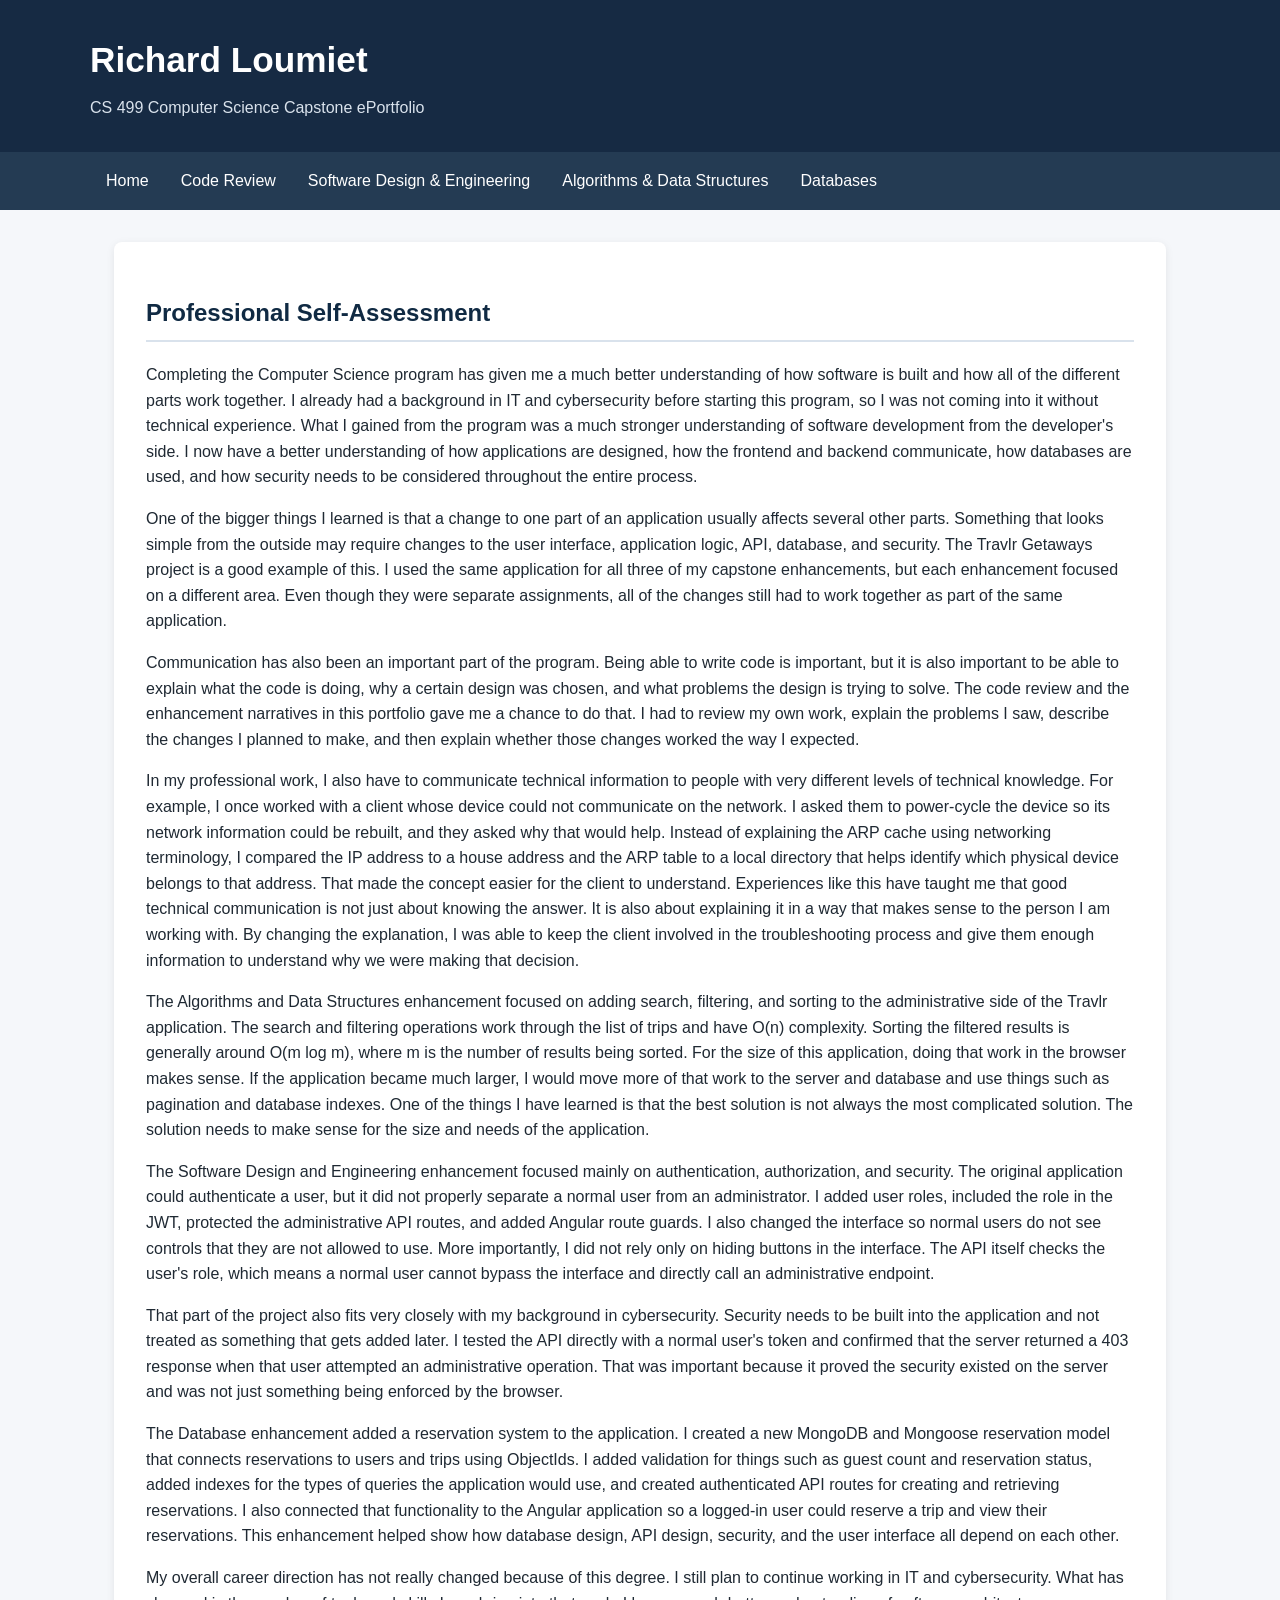
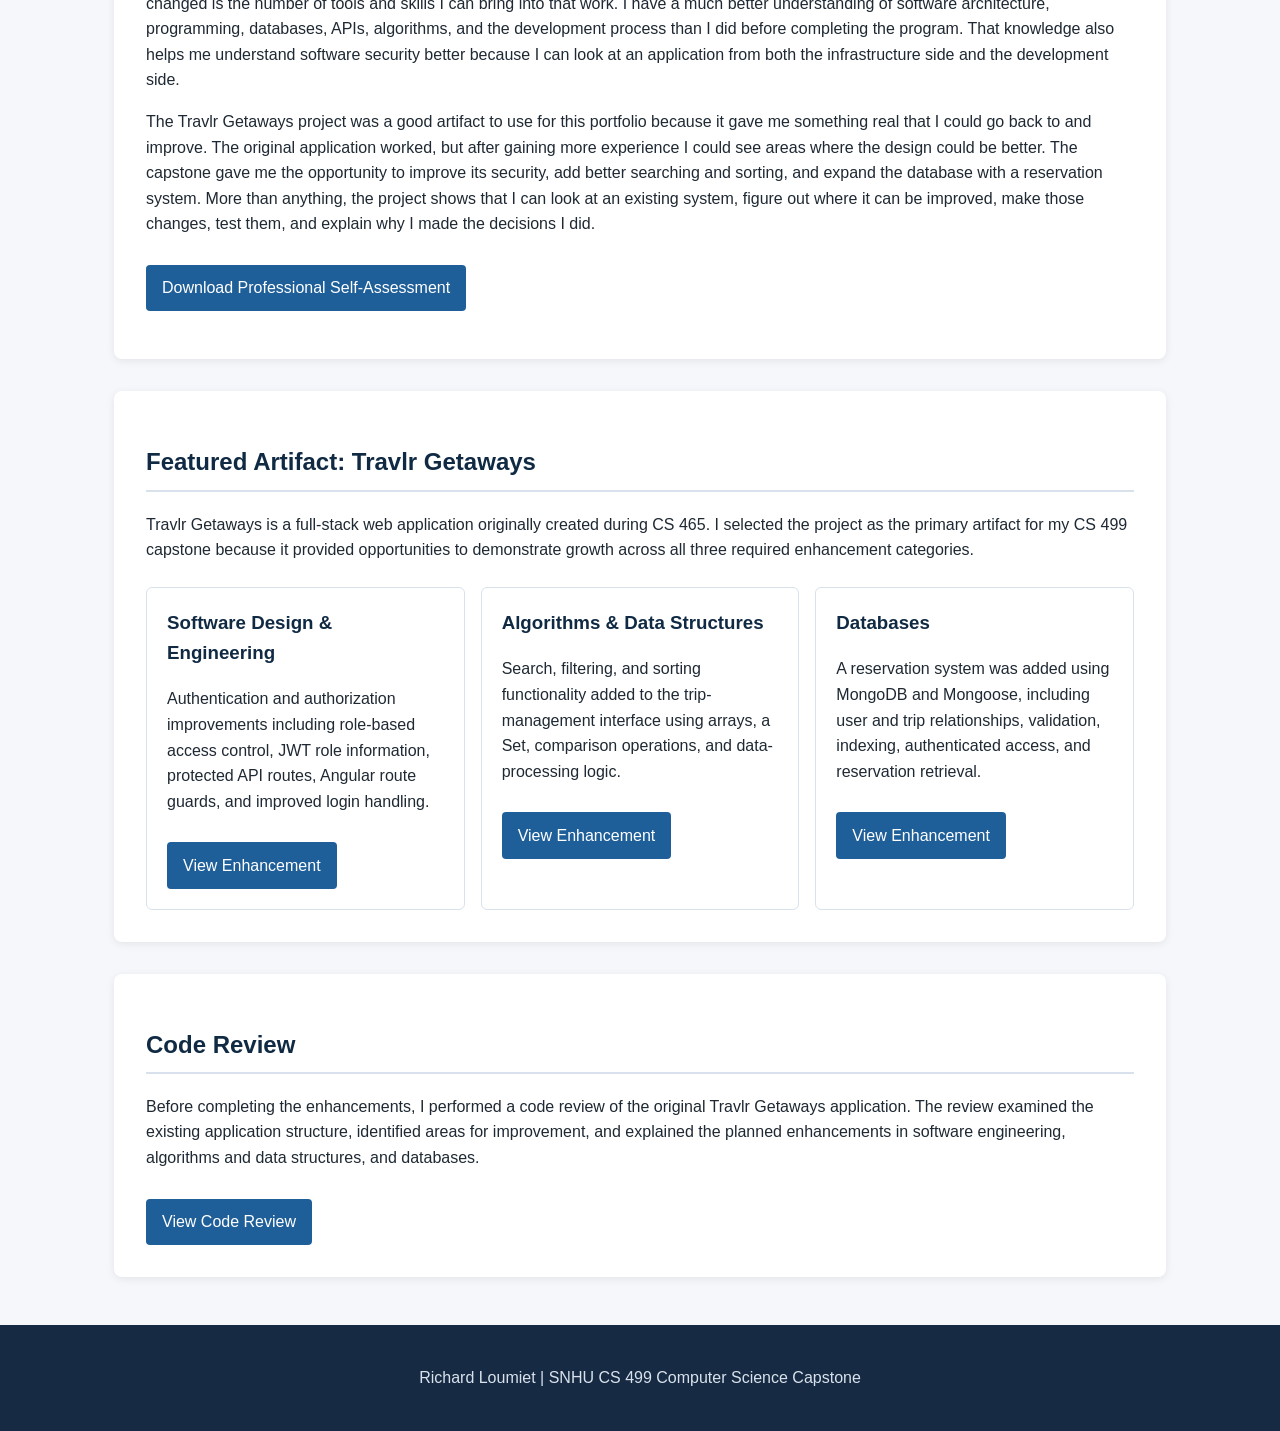
<file: index.html>
<!DOCTYPE html>
<html lang="en">
<head>
  <meta charset="UTF-8">
  <meta name="viewport" content="width=device-width, initial-scale=1.0">

  <title>Richard Loumiet | CS 499 ePortfolio</title>

  <link rel="stylesheet" href="styles.css">
</head>

<body>

  <header>
    <div class="header-content">
      <h1>Richard Loumiet</h1>
      <p>CS 499 Computer Science Capstone ePortfolio</p>
    </div>
  </header>

  <nav>
    <ul>
      <li><a href="index.html">Home</a></li>
      <li><a href="code-review.html">Code Review</a></li>

      <li>
        <a href="software-engineering.html">
          Software Design & Engineering
        </a>
      </li>

      <li>
        <a href="algorithms.html">
          Algorithms & Data Structures
        </a>
      </li>

      <li>
        <a href="databases.html">
          Databases
        </a>
      </li>
    </ul>
  </nav>

  <main>

    <section>
      <h2>Professional Self-Assessment</h2>

      <p>
        Completing the Computer Science program has given me a much better understanding of how software is built and how all of the different parts work together. I already had a background in IT and cybersecurity before starting this program, so I was not coming into it without technical experience. What I gained from the program was a much stronger understanding of software development from the developer's side. I now have a better understanding of how applications are designed, how the frontend and backend communicate, how databases are used, and how security needs to be considered throughout the entire process.
      </p>

      <p>
        One of the bigger things I learned is that a change to one part of an application usually affects several other parts. Something that looks simple from the outside may require changes to the user interface, application logic, API, database, and security. The Travlr Getaways project is a good example of this. I used the same application for all three of my capstone enhancements, but each enhancement focused on a different area. Even though they were separate assignments, all of the changes still had to work together as part of the same application.
      </p>

      <p>
        Communication has also been an important part of the program. Being able to write code is important, but it is also important to be able to explain what the code is doing, why a certain design was chosen, and what problems the design is trying to solve. The code review and the enhancement narratives in this portfolio gave me a chance to do that. I had to review my own work, explain the problems I saw, describe the changes I planned to make, and then explain whether those changes worked the way I expected.
      </p>

      <p>
        In my professional work, I also have to communicate technical information to people with very different levels of technical knowledge. For example, I once worked with a client whose device could not communicate on the network. I asked them to power-cycle the device so its network information could be rebuilt, and they asked why that would help. Instead of explaining the ARP cache using networking terminology, I compared the IP address to a house address and the ARP table to a local directory that helps identify which physical device belongs to that address. That made the concept easier for the client to understand. Experiences like this have taught me that good technical communication is not just about knowing the answer. It is also about explaining it in a way that makes sense to the person I am working with. By changing the explanation, I was able to keep the client involved in the troubleshooting process and give them enough information to understand why we were making that decision.
      </p>

      <p>
        The Algorithms and Data Structures enhancement focused on adding search, filtering, and sorting to the administrative side of the Travlr application. The search and filtering operations work through the list of trips and have O(n) complexity. Sorting the filtered results is generally around O(m log m), where m is the number of results being sorted. For the size of this application, doing that work in the browser makes sense. If the application became much larger, I would move more of that work to the server and database and use things such as pagination and database indexes. One of the things I have learned is that the best solution is not always the most complicated solution. The solution needs to make sense for the size and needs of the application.
      </p>

      <p>
        The Software Design and Engineering enhancement focused mainly on authentication, authorization, and security. The original application could authenticate a user, but it did not properly separate a normal user from an administrator. I added user roles, included the role in the JWT, protected the administrative API routes, and added Angular route guards. I also changed the interface so normal users do not see controls that they are not allowed to use. More importantly, I did not rely only on hiding buttons in the interface. The API itself checks the user's role, which means a normal user cannot bypass the interface and directly call an administrative endpoint.
      </p>

      <p>
        That part of the project also fits very closely with my background in cybersecurity. Security needs to be built into the application and not treated as something that gets added later. I tested the API directly with a normal user's token and confirmed that the server returned a 403 response when that user attempted an administrative operation. That was important because it proved the security existed on the server and was not just something being enforced by the browser.
      </p>

      <p>
        The Database enhancement added a reservation system to the application. I created a new MongoDB and Mongoose reservation model that connects reservations to users and trips using ObjectIds. I added validation for things such as guest count and reservation status, added indexes for the types of queries the application would use, and created authenticated API routes for creating and retrieving reservations. I also connected that functionality to the Angular application so a logged-in user could reserve a trip and view their reservations. This enhancement helped show how database design, API design, security, and the user interface all depend on each other.
      </p>

      <p>
        My overall career direction has not really changed because of this degree. I still plan to continue working in IT and cybersecurity. What has changed is the number of tools and skills I can bring into that work. I have a much better understanding of software architecture, programming, databases, APIs, algorithms, and the development process than I did before completing the program. That knowledge also helps me understand software security better because I can look at an application from both the infrastructure side and the development side.
      </p>

      <p>
        The Travlr Getaways project was a good artifact to use for this portfolio because it gave me something real that I could go back to and improve. The original application worked, but after gaining more experience I could see areas where the design could be better. The capstone gave me the opportunity to improve its security, add better searching and sorting, and expand the database with a reservation system. More than anything, the project shows that I can look at an existing system, figure out where it can be improved, make those changes, test them, and explain why I made the decisions I did.
      </p>
      <p>
        <a
          class="button"
          href="documents/Professional%20Self.docx">
          Download Professional Self-Assessment
        </a>
      </p>
    </section>


    <section>
      <h2>Featured Artifact: Travlr Getaways</h2>

      <p>
        Travlr Getaways is a full-stack web application originally created during CS 465. I selected the project as the primary artifact for my CS 499 capstone because it provided opportunities to demonstrate growth across all three required enhancement categories.
      </p>

      <div class="card-grid">

        <div class="card">
          <h3>Software Design & Engineering</h3>

          <p>
            Authentication and authorization improvements including role-based access control, JWT role information, protected API routes, Angular route guards, and improved login handling.
          </p>

          <a
            class="button"
            href="software-engineering.html">
            View Enhancement
          </a>
        </div>


        <div class="card">
          <h3>Algorithms & Data Structures</h3>

          <p>
            Search, filtering, and sorting functionality added to the trip-management interface using arrays, a Set, comparison operations, and data-processing logic.
          </p>

          <a
            class="button"
            href="algorithms.html">
            View Enhancement
          </a>
        </div>


        <div class="card">
          <h3>Databases</h3>

          <p>
            A reservation system was added using MongoDB and Mongoose, including user and trip relationships, validation, indexing, authenticated access, and reservation retrieval.
          </p>

          <a
            class="button"
            href="databases.html">
            View Enhancement
          </a>
        </div>

      </div>
    </section>


    <section>
      <h2>Code Review</h2>

      <p>
        Before completing the enhancements, I performed a code review of the original Travlr Getaways application. The review examined the existing application structure, identified areas for improvement, and explained the planned enhancements in software engineering, algorithms and data structures, and databases.
      </p>

      <a
        class="button"
        href="code-review.html">
        View Code Review
      </a>

    </section>

  </main>


  <footer>
    <p>
      Richard Loumiet | SNHU CS 499 Computer Science Capstone
    </p>
  </footer>

</body>
</html>
</file>
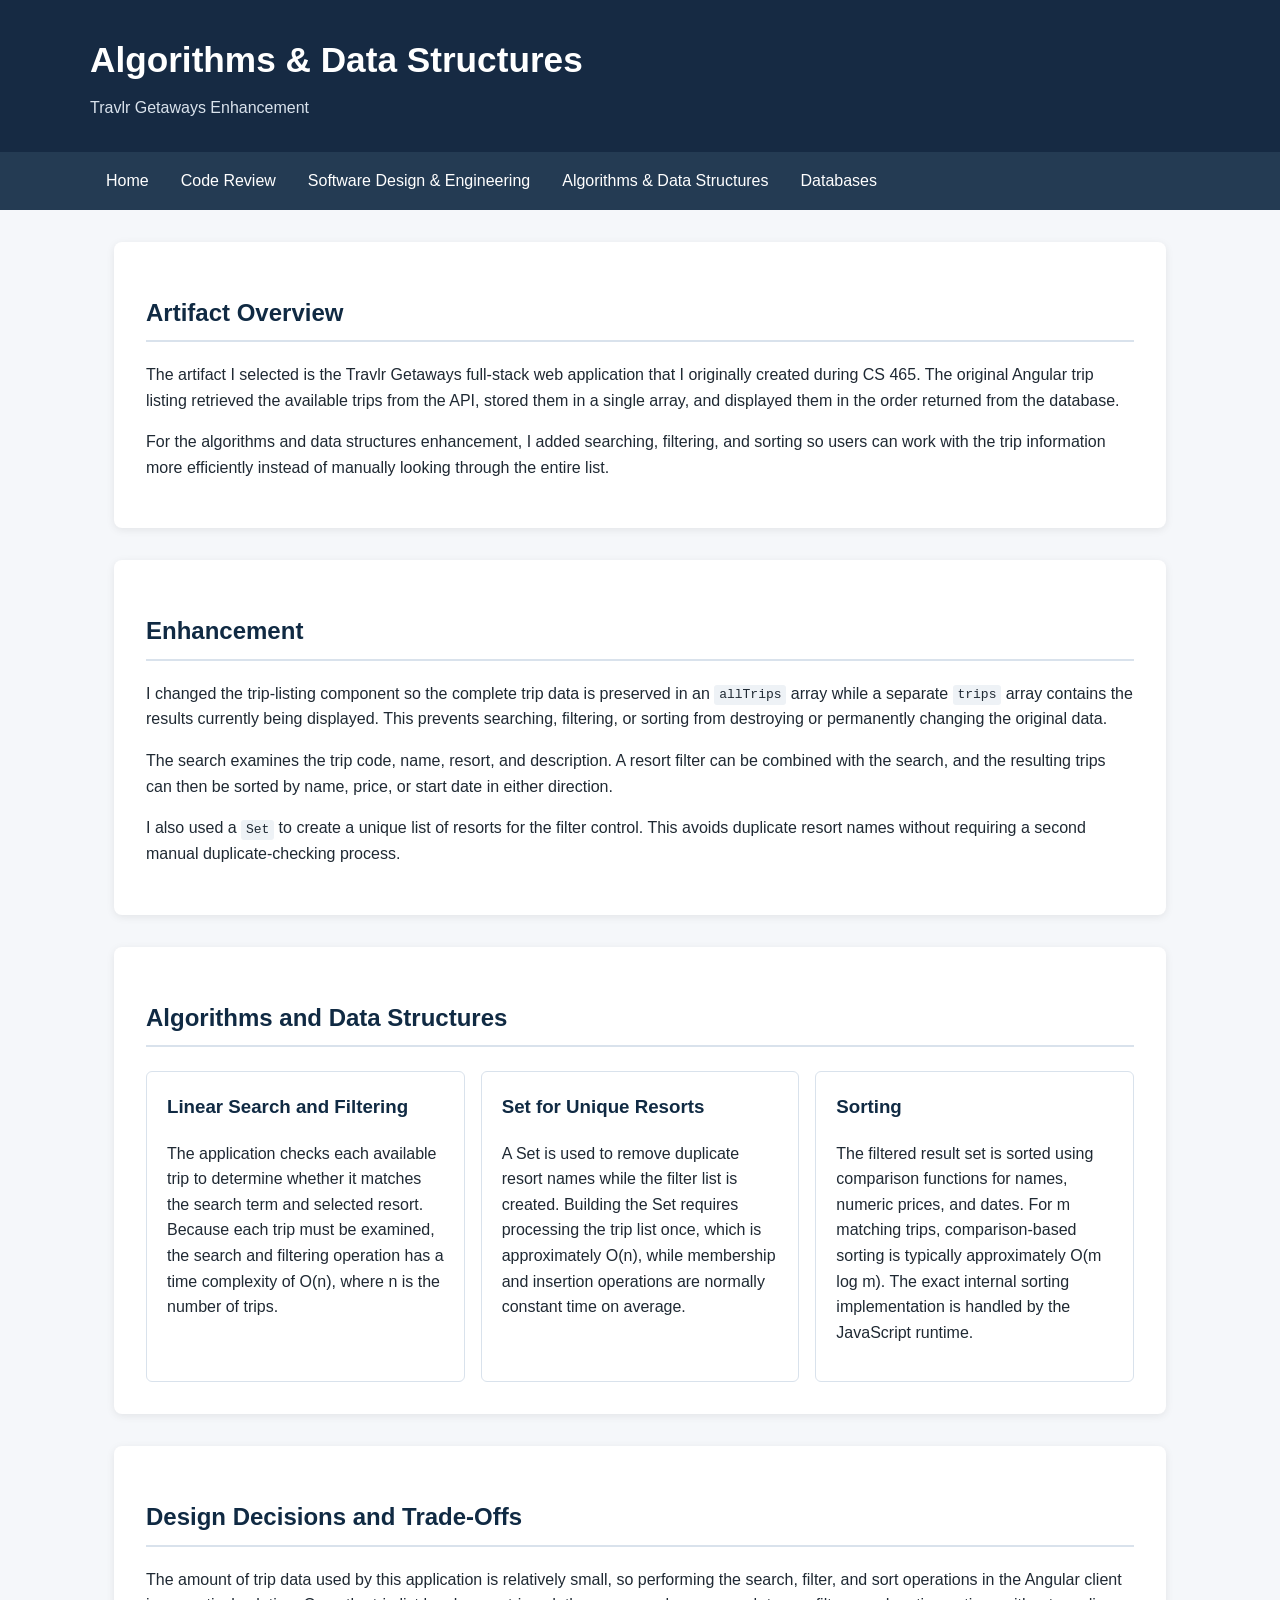
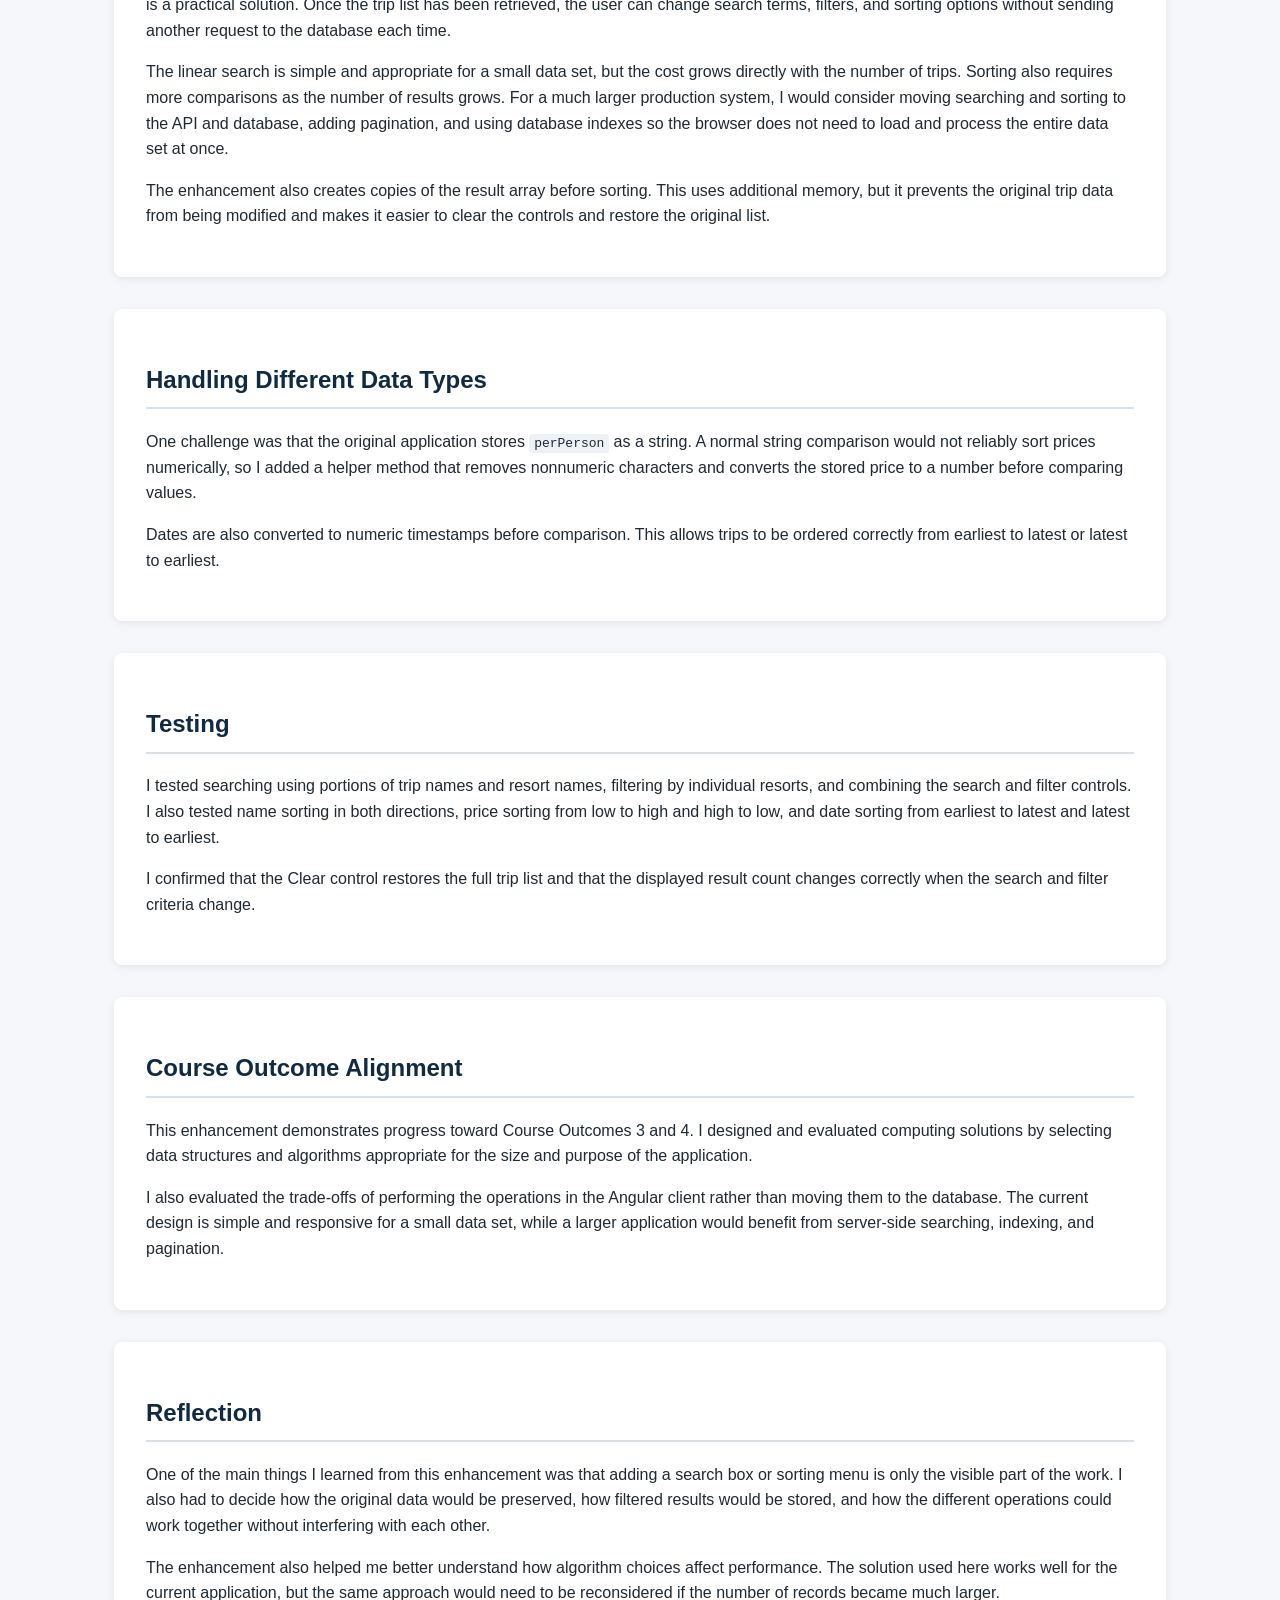
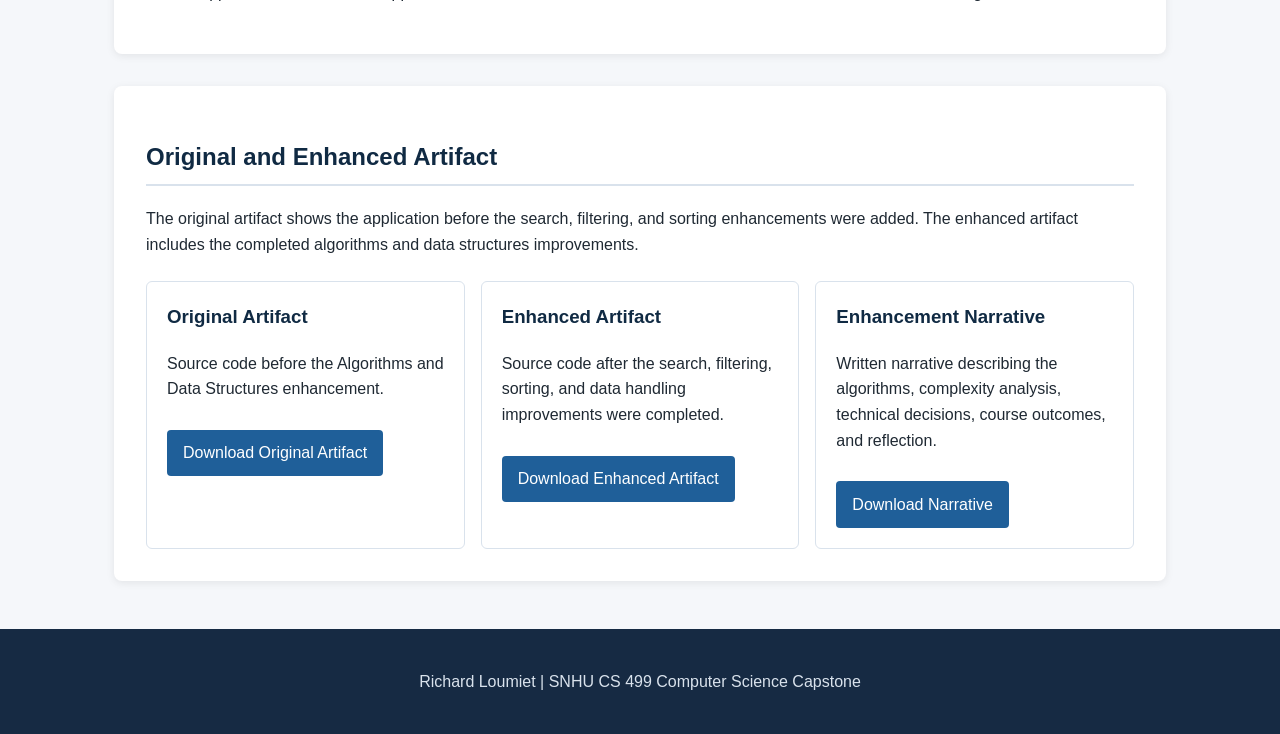
<file: algorithms.html>
<!DOCTYPE html>
<html lang="en">
<head>
  <meta charset="UTF-8">
  <meta name="viewport" content="width=device-width, initial-scale=1.0">

  <title>Algorithms & Data Structures | Richard Loumiet</title>

  <link rel="stylesheet" href="styles.css">
</head>

<body>

  <header>
    <div class="header-content">
      <h1>Algorithms & Data Structures</h1>
      <p>Travlr Getaways Enhancement</p>
    </div>
  </header>

  <nav>
    <ul>
      <li><a href="index.html">Home</a></li>
      <li><a href="code-review.html">Code Review</a></li>
      <li>
        <a href="software-engineering.html">
          Software Design & Engineering
        </a>
      </li>
      <li>
        <a href="algorithms.html">
          Algorithms & Data Structures
        </a>
      </li>
      <li>
        <a href="databases.html">
          Databases
        </a>
      </li>
    </ul>
  </nav>

  <main>

    <section>
      <h2>Artifact Overview</h2>

      <p>
        The artifact I selected is the Travlr Getaways full-stack web application that I originally created during CS 465. The original Angular trip listing retrieved the available trips from the API, stored them in a single array, and displayed them in the order returned from the database.
      </p>

      <p>
        For the algorithms and data structures enhancement, I added searching, filtering, and sorting so users can work with the trip information more efficiently instead of manually looking through the entire list.
      </p>
    </section>


    <section>
      <h2>Enhancement</h2>

      <p>
        I changed the trip-listing component so the complete trip data is preserved in an <code>allTrips</code> array while a separate <code>trips</code> array contains the results currently being displayed. This prevents searching, filtering, or sorting from destroying or permanently changing the original data.
      </p>

      <p>
        The search examines the trip code, name, resort, and description. A resort filter can be combined with the search, and the resulting trips can then be sorted by name, price, or start date in either direction.
      </p>

      <p>
        I also used a <code>Set</code> to create a unique list of resorts for the filter control. This avoids duplicate resort names without requiring a second manual duplicate-checking process.
      </p>
    </section>


    <section>
      <h2>Algorithms and Data Structures</h2>

      <div class="card-grid">

        <div class="card">
          <h3>Linear Search and Filtering</h3>

          <p>
            The application checks each available trip to determine whether it matches the search term and selected resort. Because each trip must be examined, the search and filtering operation has a time complexity of O(n), where n is the number of trips.
          </p>
        </div>


        <div class="card">
          <h3>Set for Unique Resorts</h3>

          <p>
            A Set is used to remove duplicate resort names while the filter list is created. Building the Set requires processing the trip list once, which is approximately O(n), while membership and insertion operations are normally constant time on average.
          </p>
        </div>


        <div class="card">
          <h3>Sorting</h3>

          <p>
            The filtered result set is sorted using comparison functions for names, numeric prices, and dates. For m matching trips, comparison-based sorting is typically approximately O(m log m). The exact internal sorting implementation is handled by the JavaScript runtime.
          </p>
        </div>

      </div>
    </section>


    <section>
      <h2>Design Decisions and Trade-Offs</h2>

      <p>
        The amount of trip data used by this application is relatively small, so performing the search, filter, and sort operations in the Angular client is a practical solution. Once the trip list has been retrieved, the user can change search terms, filters, and sorting options without sending another request to the database each time.
      </p>

      <p>
        The linear search is simple and appropriate for a small data set, but the cost grows directly with the number of trips. Sorting also requires more comparisons as the number of results grows. For a much larger production system, I would consider moving searching and sorting to the API and database, adding pagination, and using database indexes so the browser does not need to load and process the entire data set at once.
      </p>

      <p>
        The enhancement also creates copies of the result array before sorting. This uses additional memory, but it prevents the original trip data from being modified and makes it easier to clear the controls and restore the original list.
      </p>
    </section>


    <section>
      <h2>Handling Different Data Types</h2>

      <p>
        One challenge was that the original application stores <code>perPerson</code> as a string. A normal string comparison would not reliably sort prices numerically, so I added a helper method that removes nonnumeric characters and converts the stored price to a number before comparing values.
      </p>

      <p>
        Dates are also converted to numeric timestamps before comparison. This allows trips to be ordered correctly from earliest to latest or latest to earliest.
      </p>
    </section>


    <section>
      <h2>Testing</h2>

      <p>
        I tested searching using portions of trip names and resort names, filtering by individual resorts, and combining the search and filter controls. I also tested name sorting in both directions, price sorting from low to high and high to low, and date sorting from earliest to latest and latest to earliest.
      </p>

      <p>
        I confirmed that the Clear control restores the full trip list and that the displayed result count changes correctly when the search and filter criteria change.
      </p>
    </section>


    <section>
      <h2>Course Outcome Alignment</h2>

      <p>
        This enhancement demonstrates progress toward Course Outcomes 3 and 4. I designed and evaluated computing solutions by selecting data structures and algorithms appropriate for the size and purpose of the application.
      </p>

      <p>
        I also evaluated the trade-offs of performing the operations in the Angular client rather than moving them to the database. The current design is simple and responsive for a small data set, while a larger application would benefit from server-side searching, indexing, and pagination.
      </p>
    </section>


    <section>
      <h2>Reflection</h2>

      <p>
        One of the main things I learned from this enhancement was that adding a search box or sorting menu is only the visible part of the work. I also had to decide how the original data would be preserved, how filtered results would be stored, and how the different operations could work together without interfering with each other.
      </p>

      <p>
        The enhancement also helped me better understand how algorithm choices affect performance. The solution used here works well for the current application, but the same approach would need to be reconsidered if the number of records became much larger.
      </p>
    </section>


    <section>
      <h2>Original and Enhanced Artifact</h2>
        
      <p>
        The original artifact shows the application before the search, filtering, and sorting enhancements were added. The enhanced artifact includes the completed algorithms and data structures improvements.
      </p>
    
      <div class="card-grid">
      
        <div class="card">
          <h3>Original Artifact</h3>
        
          <p>
            Source code before the Algorithms and Data Structures enhancement.
          </p>
        
          <a
            class="button"
            href="artifacts/algorithms/Original-Files.zip">
            Download Original Artifact
          </a>
        </div>
      
        <div class="card">
          <h3>Enhanced Artifact</h3>
        
          <p>
            Source code after the search, filtering, sorting, and data handling improvements were completed.
          </p>
        
          <a
            class="button"
            href="artifacts/algorithms/Updated-Files.zip">
            Download Enhanced Artifact
          </a>
        </div>
      
        <div class="card">
          <h3>Enhancement Narrative</h3>
        
          <p>
            Written narrative describing the algorithms, complexity analysis, technical decisions, course outcomes, and reflection.
          </p>
        
          <a
            class="button"
            href="documents/Milestone-3-Narrative.docx">
            Download Narrative
          </a>
        </div>
      
      </div>
    </section>

  </main>


  <footer>
    <p>
      Richard Loumiet | SNHU CS 499 Computer Science Capstone
    </p>
  </footer>

</body>
</html>
</file>
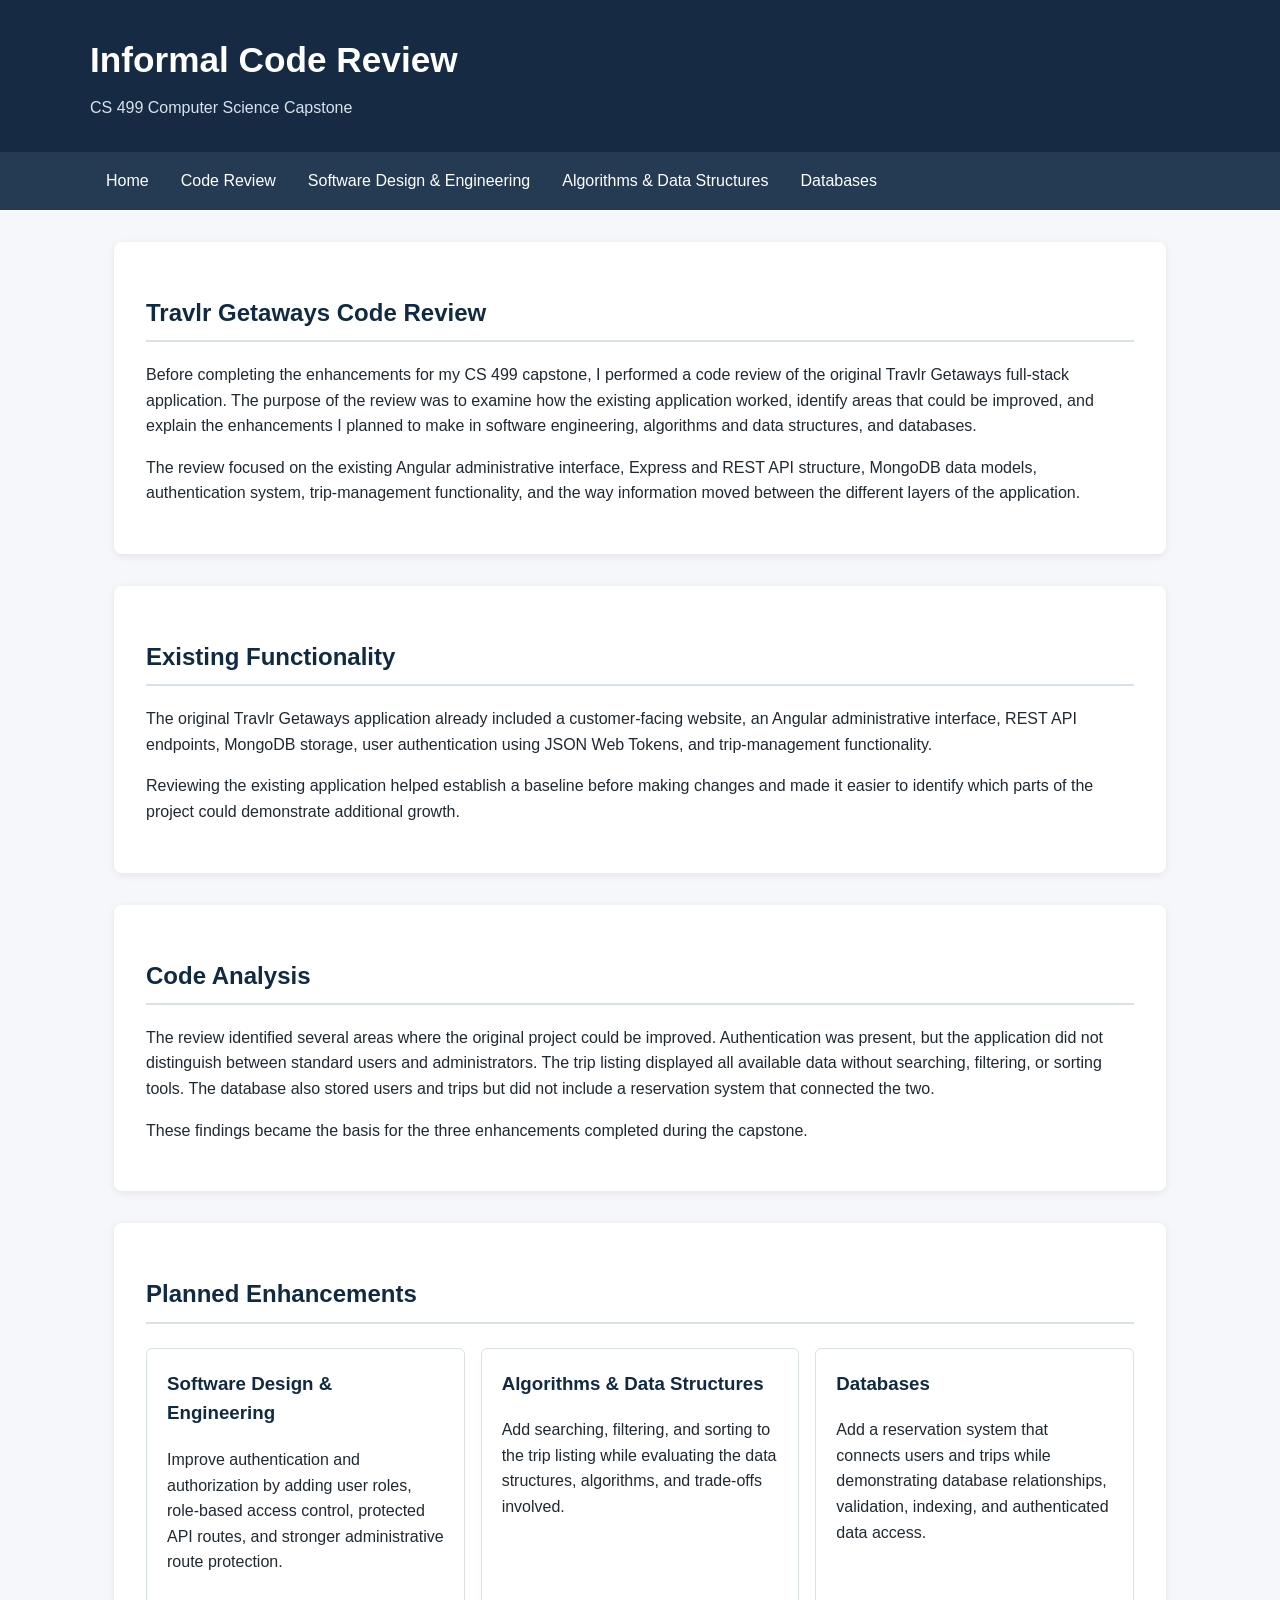
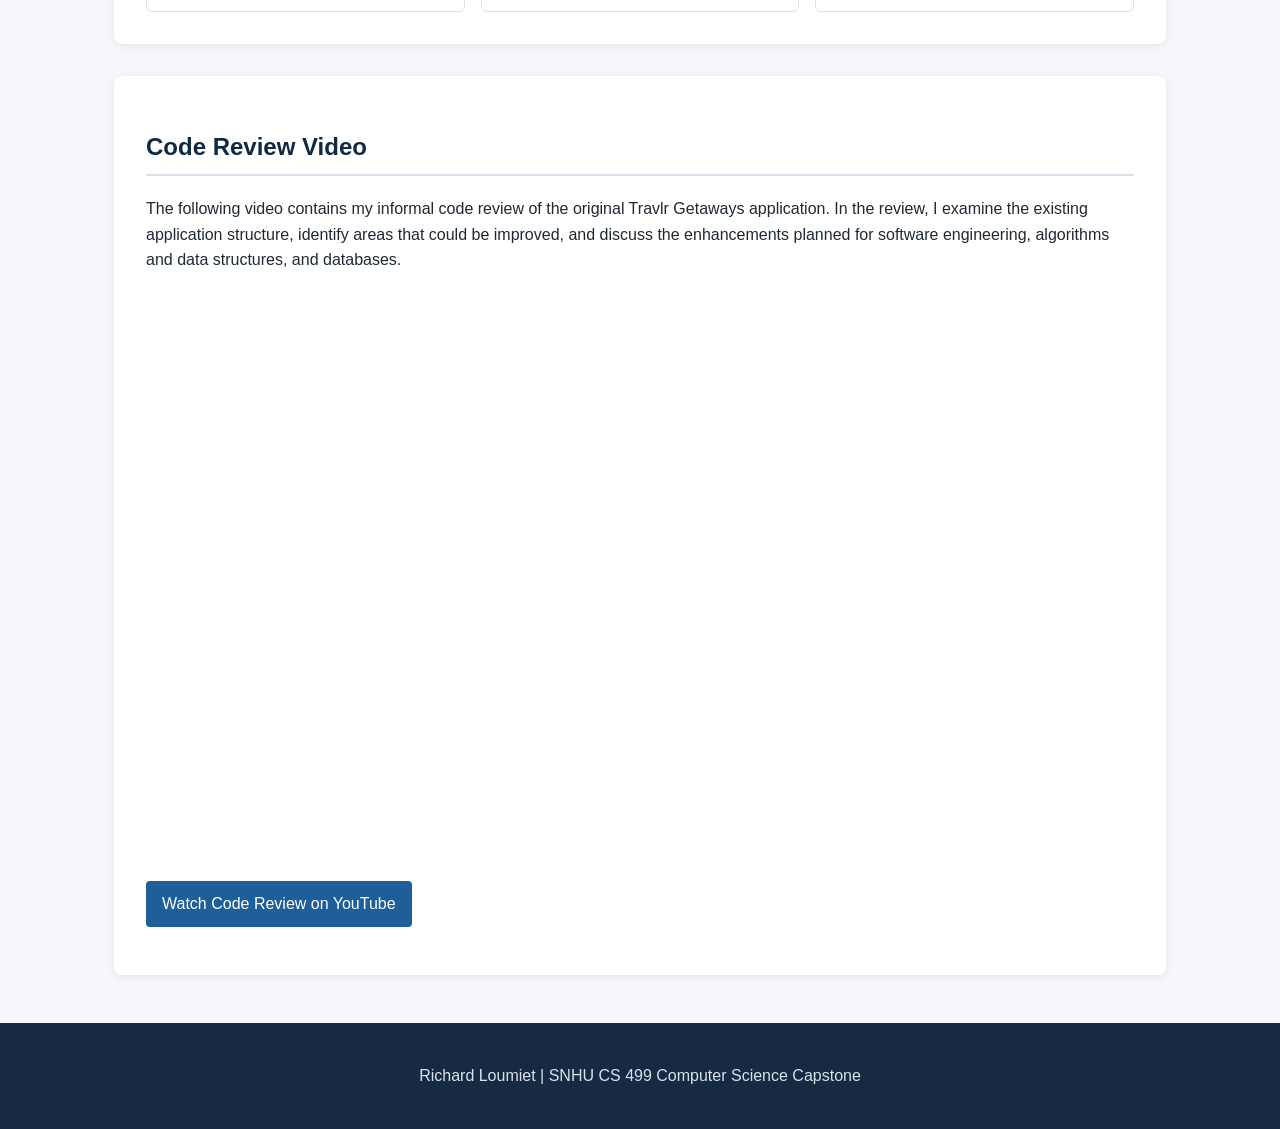
<file: code-review.html>
<!DOCTYPE html>
<html lang="en">
<head>
  <meta charset="UTF-8">
  <meta name="viewport" content="width=device-width, initial-scale=1.0">

  <title>Code Review | Richard Loumiet</title>

  <link rel="stylesheet" href="styles.css">
</head>

<body>

  <header>
    <div class="header-content">
      <h1>Informal Code Review</h1>
      <p>CS 499 Computer Science Capstone</p>
    </div>
  </header>

  <nav>
    <ul>
      <li><a href="index.html">Home</a></li>
      <li><a href="code-review.html">Code Review</a></li>
      <li>
        <a href="software-engineering.html">
          Software Design & Engineering
        </a>
      </li>
      <li>
        <a href="algorithms.html">
          Algorithms & Data Structures
        </a>
      </li>
      <li>
        <a href="databases.html">
          Databases
        </a>
      </li>
    </ul>
  </nav>

  <main>

    <section>
      <h2>Travlr Getaways Code Review</h2>

      <p>
        Before completing the enhancements for my CS 499 capstone, I performed a code review of the original Travlr Getaways full-stack application. The purpose of the review was to examine how the existing application worked, identify areas that could be improved, and explain the enhancements I planned to make in software engineering, algorithms and data structures, and databases.
      </p>

      <p>
        The review focused on the existing Angular administrative interface, Express and REST API structure, MongoDB data models, authentication system, trip-management functionality, and the way information moved between the different layers of the application.
      </p>
    </section>


    <section>
      <h2>Existing Functionality</h2>

      <p>
        The original Travlr Getaways application already included a customer-facing website, an Angular administrative interface, REST API endpoints, MongoDB storage, user authentication using JSON Web Tokens, and trip-management functionality.
      </p>

      <p>
        Reviewing the existing application helped establish a baseline before making changes and made it easier to identify which parts of the project could demonstrate additional growth.
      </p>
    </section>


    <section>
      <h2>Code Analysis</h2>

      <p>
        The review identified several areas where the original project could be improved. Authentication was present, but the application did not distinguish between standard users and administrators. The trip listing displayed all available data without searching, filtering, or sorting tools. The database also stored users and trips but did not include a reservation system that connected the two.
      </p>

      <p>
        These findings became the basis for the three enhancements completed during the capstone.
      </p>
    </section>


    <section>
      <h2>Planned Enhancements</h2>

      <div class="card-grid">

        <div class="card">
          <h3>Software Design & Engineering</h3>

          <p>
            Improve authentication and authorization by adding user roles, role-based access control, protected API routes, and stronger administrative route protection.
          </p>
        </div>


        <div class="card">
          <h3>Algorithms & Data Structures</h3>

          <p>
            Add searching, filtering, and sorting to the trip listing while evaluating the data structures, algorithms, and trade-offs involved.
          </p>
        </div>


        <div class="card">
          <h3>Databases</h3>

          <p>
            Add a reservation system that connects users and trips while demonstrating database relationships, validation, indexing, and authenticated data access.
          </p>
        </div>

      </div>
    </section>


    <section>
      <h2>Code Review Video</h2>
        
      <p>
        The following video contains my informal code review of the original Travlr Getaways application. In the review, I examine the existing application structure, identify areas that could be improved, and discuss the enhancements planned for software engineering, algorithms and data structures, and databases.
      </p>
    
      <div style="position: relative; padding-bottom: 56.25%; height: 0; overflow: hidden; margin: 20px 0;">
        <iframe
          src="https://www.youtube.com/embed/h-dWZbPAf8g"
          title="CS 499 Travlr Getaways Code Review"
          style="position: absolute; top: 0; left: 0; width: 100%; height: 100%; border: 0;"
          allow="accelerometer; autoplay; clipboard-write; encrypted-media; gyroscope; picture-in-picture; web-share"
          allowfullscreen>
        </iframe>
      </div>
    
      <p>
        <a
          class="button"
          href="https://youtu.be/h-dWZbPAf8g"
          target="_blank"
          rel="noopener noreferrer">
          Watch Code Review on YouTube
        </a>
      </p>
    </section>

  </main>


  <footer>
    <p>
      Richard Loumiet | SNHU CS 499 Computer Science Capstone
    </p>
  </footer>

</body>
</html>
</file>
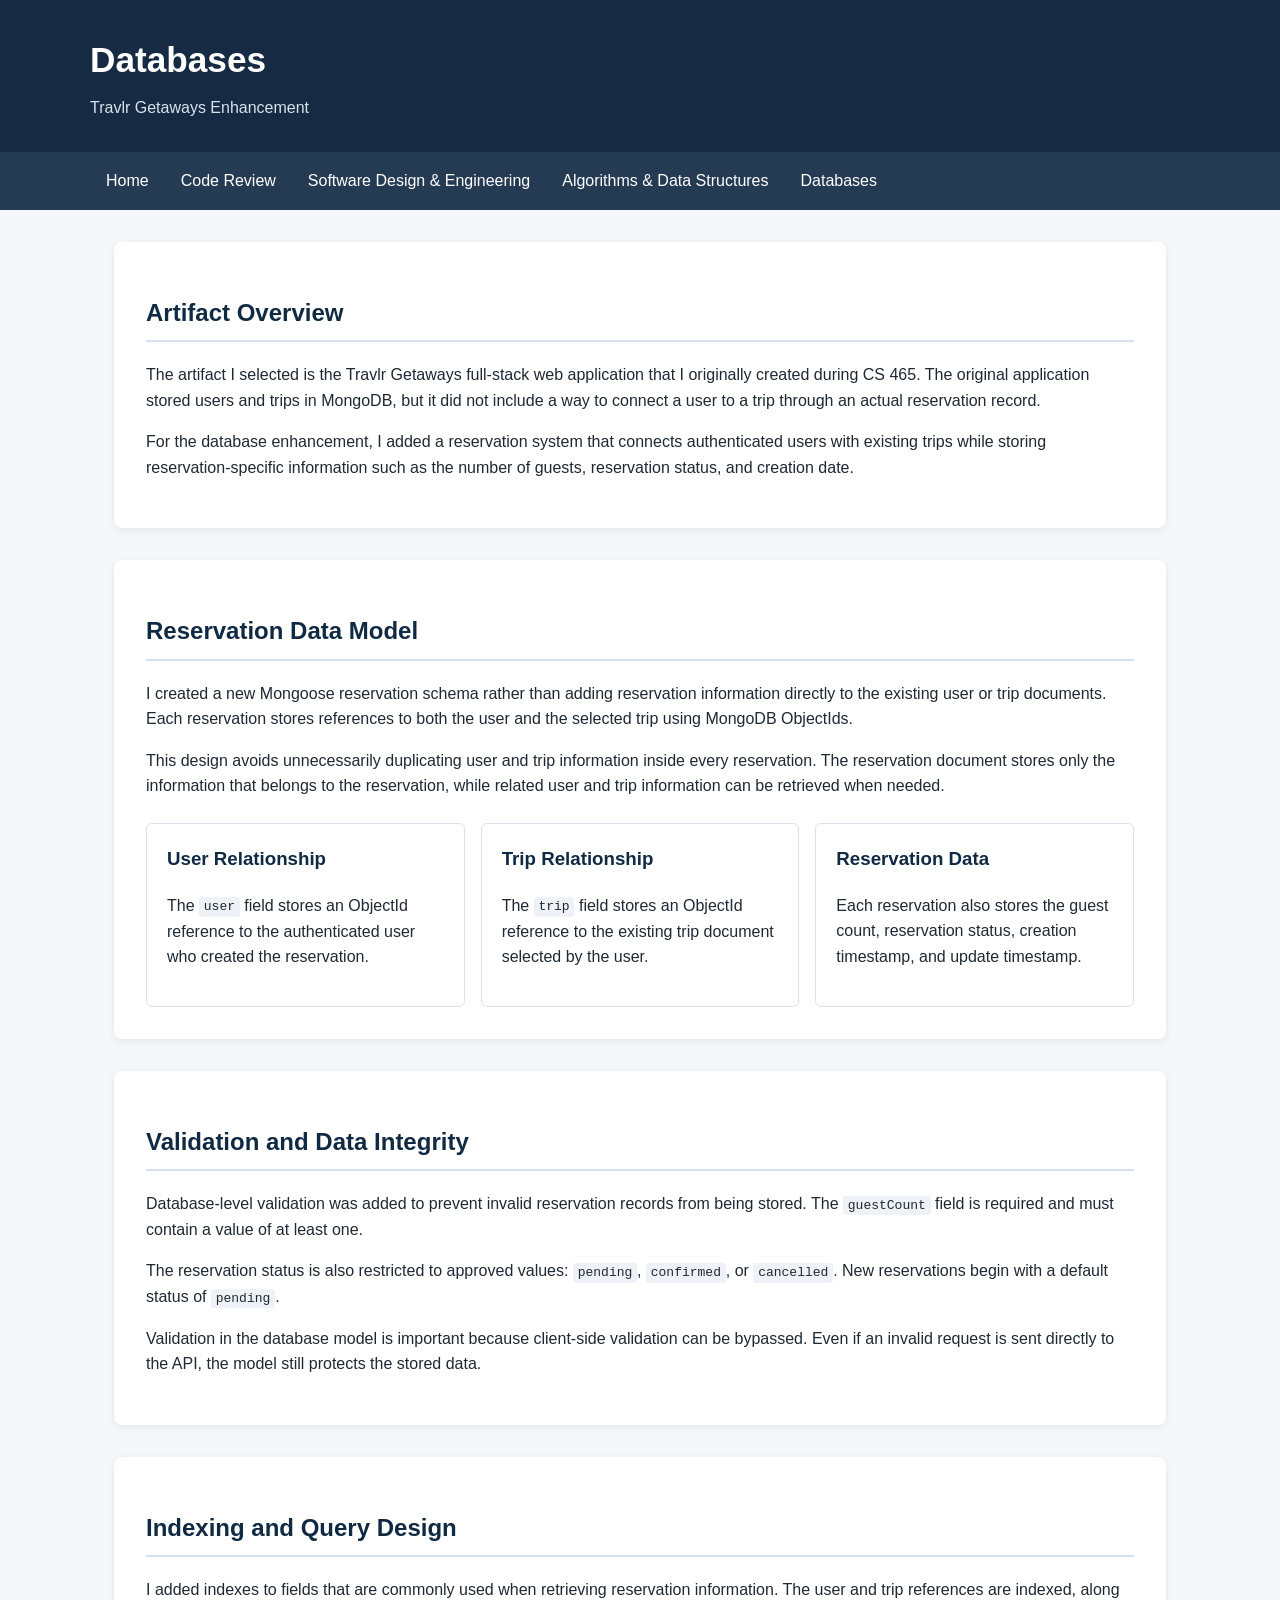
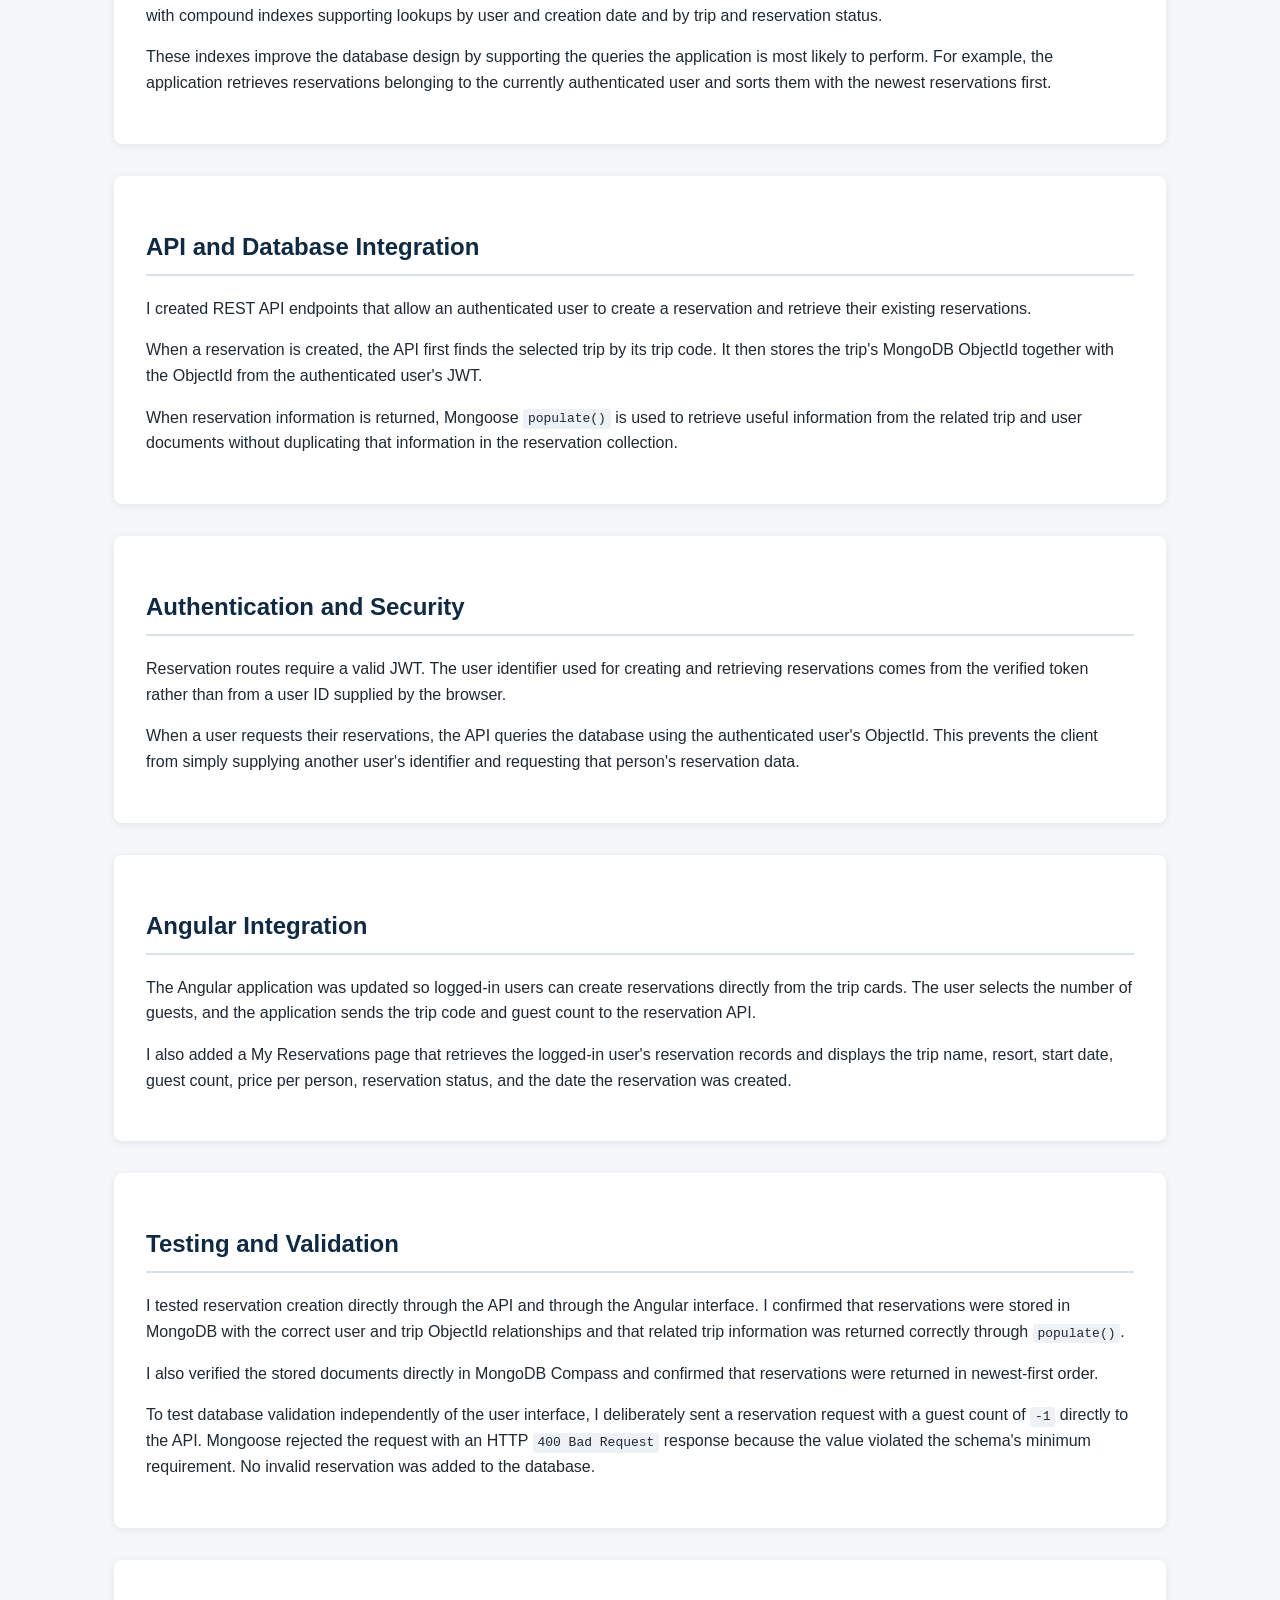
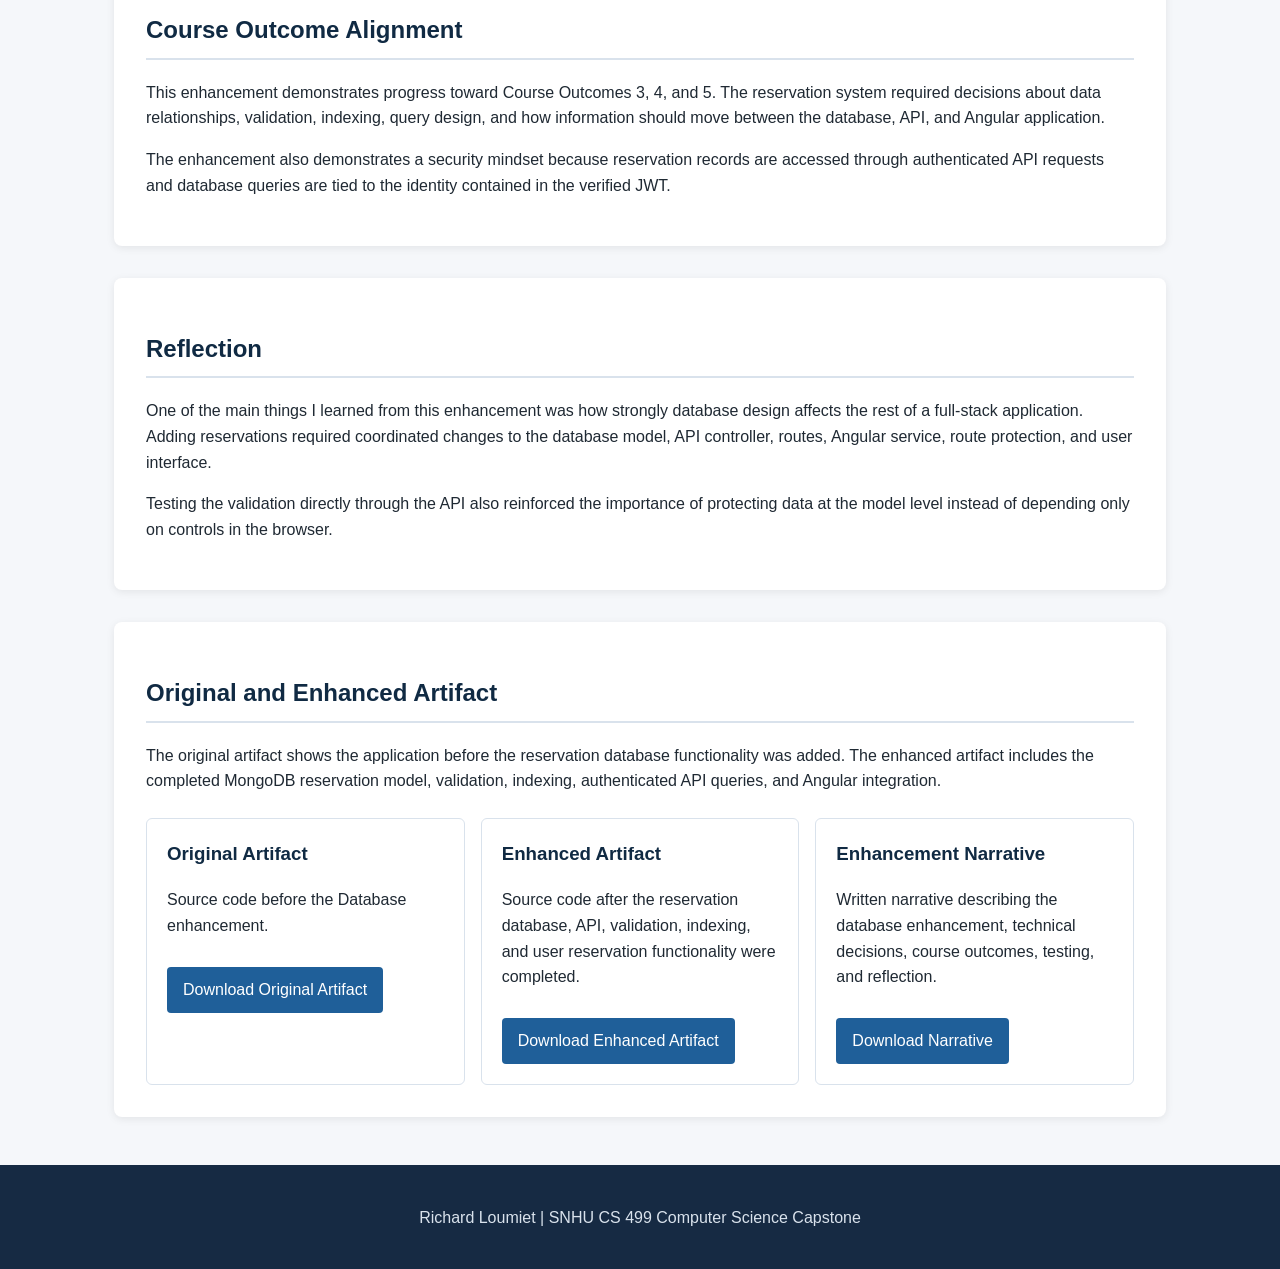
<file: databases.html>
<!DOCTYPE html>
<html lang="en">
<head>
  <meta charset="UTF-8">
  <meta name="viewport" content="width=device-width, initial-scale=1.0">

  <title>Databases | Richard Loumiet</title>

  <link rel="stylesheet" href="styles.css">
</head>

<body>

  <header>
    <div class="header-content">
      <h1>Databases</h1>
      <p>Travlr Getaways Enhancement</p>
    </div>
  </header>

  <nav>
    <ul>
      <li><a href="index.html">Home</a></li>
      <li><a href="code-review.html">Code Review</a></li>
      <li>
        <a href="software-engineering.html">
          Software Design & Engineering
        </a>
      </li>
      <li>
        <a href="algorithms.html">
          Algorithms & Data Structures
        </a>
      </li>
      <li>
        <a href="databases.html">
          Databases
        </a>
      </li>
    </ul>
  </nav>

  <main>

    <section>
      <h2>Artifact Overview</h2>

      <p>
        The artifact I selected is the Travlr Getaways full-stack web application that I originally created during CS 465. The original application stored users and trips in MongoDB, but it did not include a way to connect a user to a trip through an actual reservation record.
      </p>

      <p>
        For the database enhancement, I added a reservation system that connects authenticated users with existing trips while storing reservation-specific information such as the number of guests, reservation status, and creation date.
      </p>
    </section>


    <section>
      <h2>Reservation Data Model</h2>

      <p>
        I created a new Mongoose reservation schema rather than adding reservation information directly to the existing user or trip documents. Each reservation stores references to both the user and the selected trip using MongoDB ObjectIds.
      </p>

      <p>
        This design avoids unnecessarily duplicating user and trip information inside every reservation. The reservation document stores only the information that belongs to the reservation, while related user and trip information can be retrieved when needed.
      </p>

      <div class="card-grid">

        <div class="card">
          <h3>User Relationship</h3>

          <p>
            The <code>user</code> field stores an ObjectId reference to the authenticated user who created the reservation.
          </p>
        </div>

        <div class="card">
          <h3>Trip Relationship</h3>

          <p>
            The <code>trip</code> field stores an ObjectId reference to the existing trip document selected by the user.
          </p>
        </div>

        <div class="card">
          <h3>Reservation Data</h3>

          <p>
            Each reservation also stores the guest count, reservation status, creation timestamp, and update timestamp.
          </p>
        </div>

      </div>
    </section>


    <section>
      <h2>Validation and Data Integrity</h2>

      <p>
        Database-level validation was added to prevent invalid reservation records from being stored. The <code>guestCount</code> field is required and must contain a value of at least one.
      </p>

      <p>
        The reservation status is also restricted to approved values: <code>pending</code>, <code>confirmed</code>, or <code>cancelled</code>. New reservations begin with a default status of <code>pending</code>.
      </p>

      <p>
        Validation in the database model is important because client-side validation can be bypassed. Even if an invalid request is sent directly to the API, the model still protects the stored data.
      </p>
    </section>


    <section>
      <h2>Indexing and Query Design</h2>

      <p>
        I added indexes to fields that are commonly used when retrieving reservation information. The user and trip references are indexed, along with compound indexes supporting lookups by user and creation date and by trip and reservation status.
      </p>

      <p>
        These indexes improve the database design by supporting the queries the application is most likely to perform. For example, the application retrieves reservations belonging to the currently authenticated user and sorts them with the newest reservations first.
      </p>
    </section>


    <section>
      <h2>API and Database Integration</h2>

      <p>
        I created REST API endpoints that allow an authenticated user to create a reservation and retrieve their existing reservations.
      </p>

      <p>
        When a reservation is created, the API first finds the selected trip by its trip code. It then stores the trip's MongoDB ObjectId together with the ObjectId from the authenticated user's JWT.
      </p>

      <p>
        When reservation information is returned, Mongoose <code>populate()</code> is used to retrieve useful information from the related trip and user documents without duplicating that information in the reservation collection.
      </p>
    </section>


    <section>
      <h2>Authentication and Security</h2>

      <p>
        Reservation routes require a valid JWT. The user identifier used for creating and retrieving reservations comes from the verified token rather than from a user ID supplied by the browser.
      </p>

      <p>
        When a user requests their reservations, the API queries the database using the authenticated user's ObjectId. This prevents the client from simply supplying another user's identifier and requesting that person's reservation data.
      </p>
    </section>


    <section>
      <h2>Angular Integration</h2>

      <p>
        The Angular application was updated so logged-in users can create reservations directly from the trip cards. The user selects the number of guests, and the application sends the trip code and guest count to the reservation API.
      </p>

      <p>
        I also added a My Reservations page that retrieves the logged-in user's reservation records and displays the trip name, resort, start date, guest count, price per person, reservation status, and the date the reservation was created.
      </p>
    </section>


    <section>
      <h2>Testing and Validation</h2>

      <p>
        I tested reservation creation directly through the API and through the Angular interface. I confirmed that reservations were stored in MongoDB with the correct user and trip ObjectId relationships and that related trip information was returned correctly through <code>populate()</code>.
      </p>

      <p>
        I also verified the stored documents directly in MongoDB Compass and confirmed that reservations were returned in newest-first order.
      </p>

      <p>
        To test database validation independently of the user interface, I deliberately sent a reservation request with a guest count of <code>-1</code> directly to the API. Mongoose rejected the request with an HTTP <code>400 Bad Request</code> response because the value violated the schema's minimum requirement. No invalid reservation was added to the database.
      </p>
    </section>


    <section>
      <h2>Course Outcome Alignment</h2>

      <p>
        This enhancement demonstrates progress toward Course Outcomes 3, 4, and 5. The reservation system required decisions about data relationships, validation, indexing, query design, and how information should move between the database, API, and Angular application.
      </p>

      <p>
        The enhancement also demonstrates a security mindset because reservation records are accessed through authenticated API requests and database queries are tied to the identity contained in the verified JWT.
      </p>
    </section>


    <section>
      <h2>Reflection</h2>

      <p>
        One of the main things I learned from this enhancement was how strongly database design affects the rest of a full-stack application. Adding reservations required coordinated changes to the database model, API controller, routes, Angular service, route protection, and user interface.
      </p>

      <p>
        Testing the validation directly through the API also reinforced the importance of protecting data at the model level instead of depending only on controls in the browser.
      </p>
    </section>


    <section>
      <h2>Original and Enhanced Artifact</h2>
        
      <p>
        The original artifact shows the application before the reservation database functionality was added. The enhanced artifact includes the completed MongoDB reservation model, validation, indexing, authenticated API queries, and Angular integration.
      </p>
    
      <div class="card-grid">
      
        <div class="card">
          <h3>Original Artifact</h3>
        
          <p>
            Source code before the Database enhancement.
          </p>
        
          <a
            class="button"
            href="artifacts/databases/Original-Files.zip">
            Download Original Artifact
          </a>
        </div>
      
        <div class="card">
          <h3>Enhanced Artifact</h3>
        
          <p>
            Source code after the reservation database, API, validation, indexing, and user reservation functionality were completed.
          </p>
        
          <a
            class="button"
            href="artifacts/databases/Updated-Files.zip">
            Download Enhanced Artifact
          </a>
        </div>
      
        <div class="card">
          <h3>Enhancement Narrative</h3>
        
          <p>
            Written narrative describing the database enhancement, technical decisions, course outcomes, testing, and reflection.
          </p>
        
          <a
            class="button"
            href="documents/Milestone-4-Narrative.docx">
            Download Narrative
          </a>
        </div>
      
      </div>
    </section>

  </main>


  <footer>
    <p>
      Richard Loumiet | SNHU CS 499 Computer Science Capstone
    </p>
  </footer>

</body>
</html>
</file>
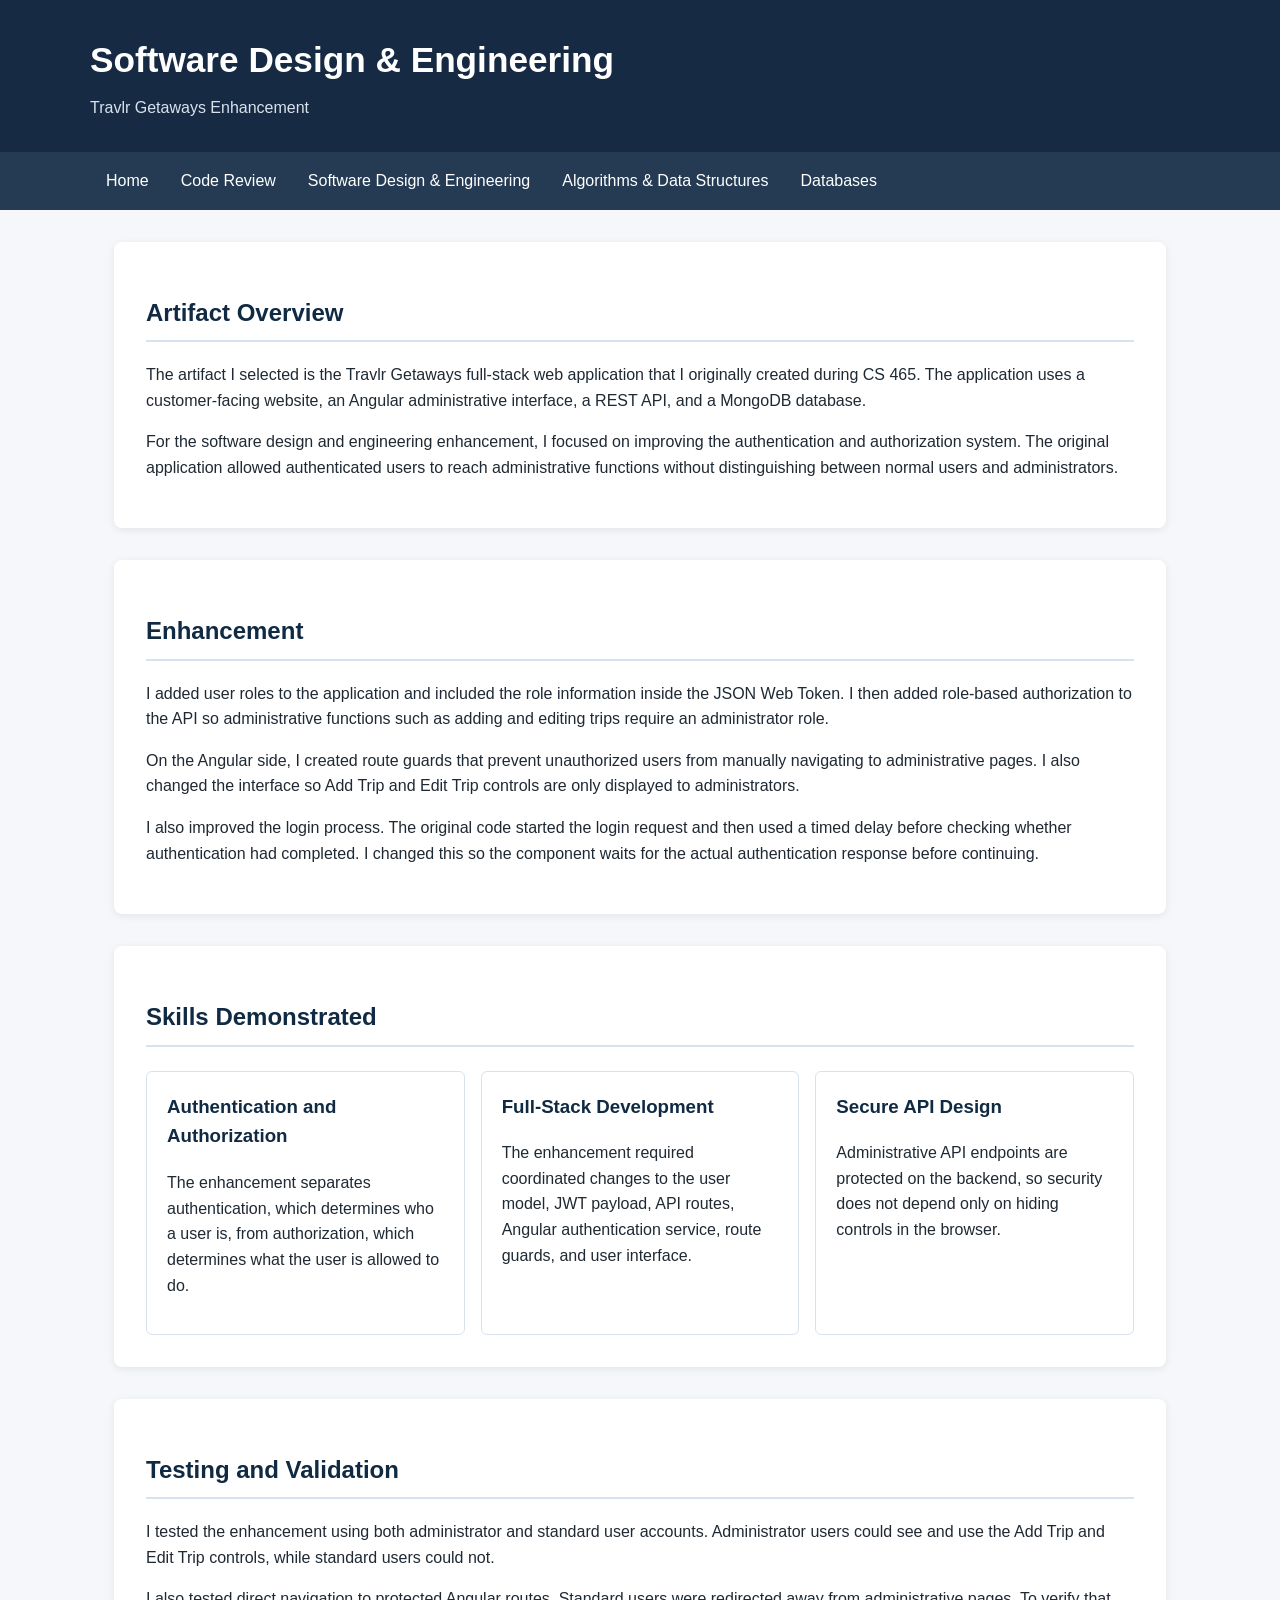
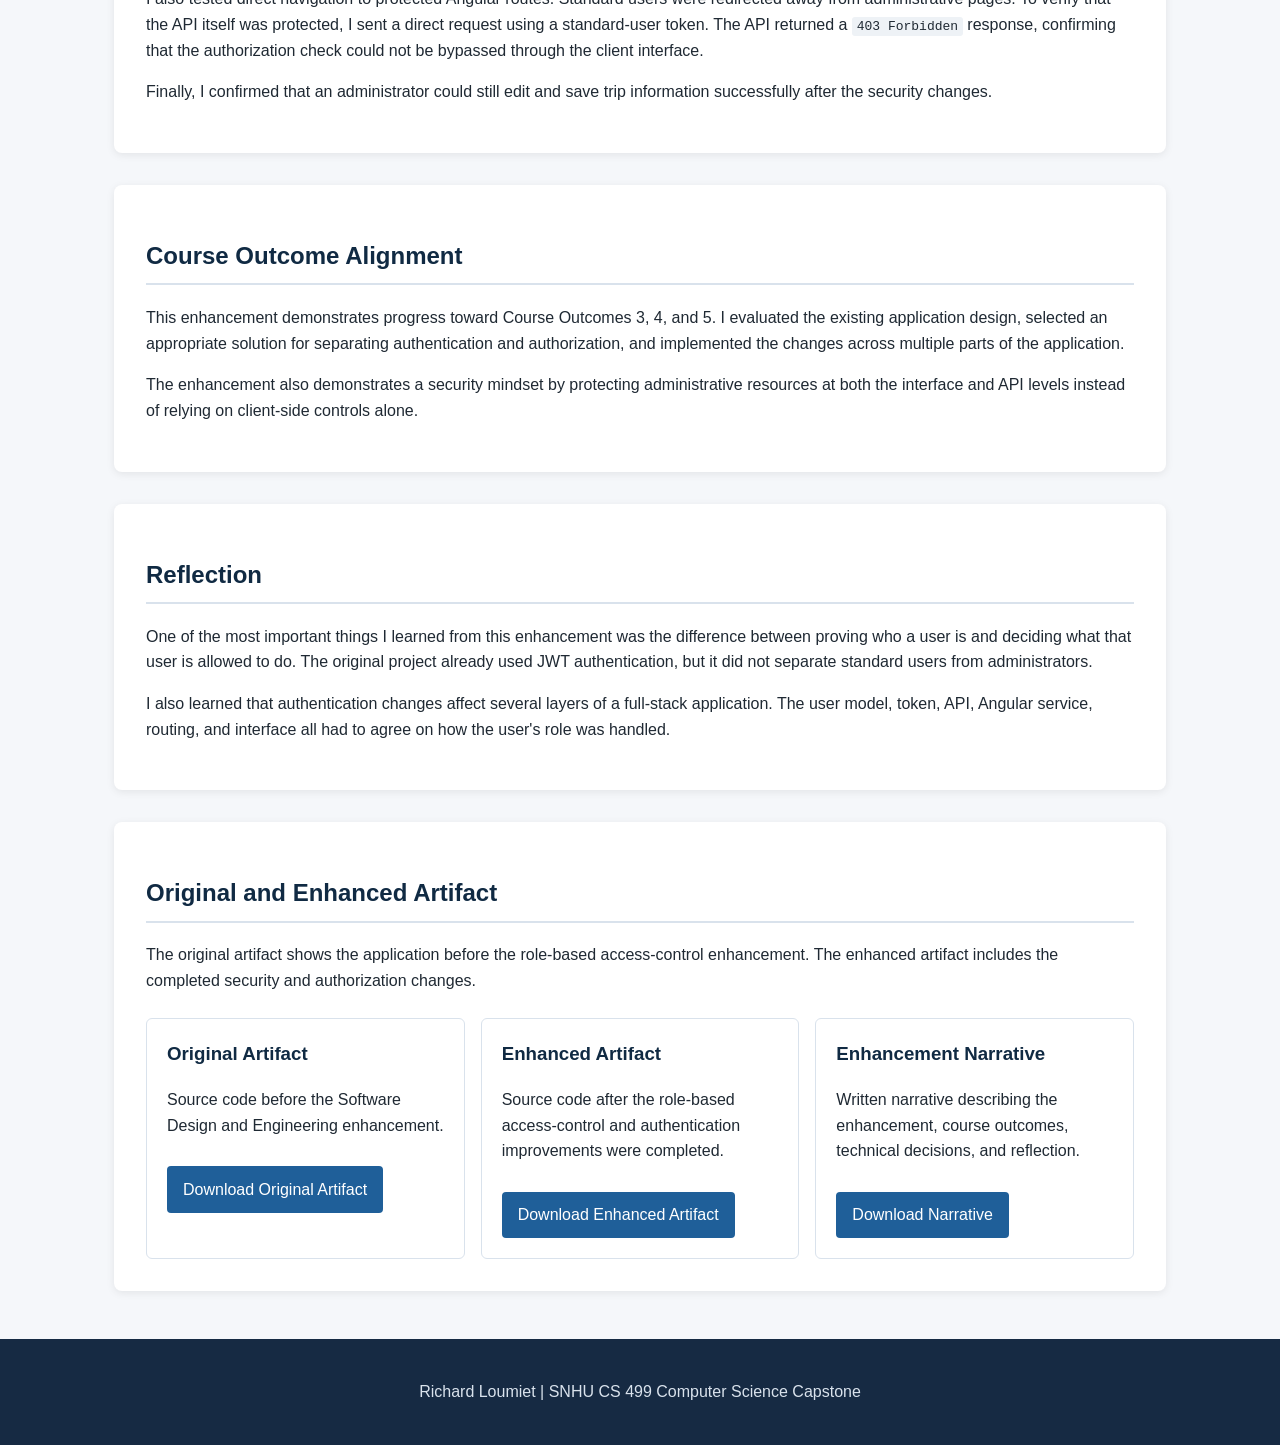
<file: software-engineering.html>
<!DOCTYPE html>
<html lang="en">
<head>
  <meta charset="UTF-8">
  <meta name="viewport" content="width=device-width, initial-scale=1.0">

  <title>Software Design & Engineering | Richard Loumiet</title>

  <link rel="stylesheet" href="styles.css">
</head>

<body>

  <header>
    <div class="header-content">
      <h1>Software Design & Engineering</h1>
      <p>Travlr Getaways Enhancement</p>
    </div>
  </header>

  <nav>
    <ul>
      <li>
        <a href="index.html">Home</a>
      </li>

      <li>
        <a href="code-review.html">Code Review</a>
      </li>

      <li>
        <a href="software-engineering.html">
          Software Design & Engineering
        </a>
      </li>

      <li>
        <a href="algorithms.html">
          Algorithms & Data Structures
        </a>
      </li>

      <li>
        <a href="databases.html">
          Databases
        </a>
      </li>
    </ul>
  </nav>

  <main>

    <section>
      <h2>Artifact Overview</h2>

      <p>
        The artifact I selected is the Travlr Getaways full-stack web application that I originally created during CS 465. The application uses a customer-facing website, an Angular administrative interface, a REST API, and a MongoDB database.
      </p>

      <p>
        For the software design and engineering enhancement, I focused on improving the authentication and authorization system. The original application allowed authenticated users to reach administrative functions without distinguishing between normal users and administrators.
      </p>
    </section>


    <section>
      <h2>Enhancement</h2>

      <p>
        I added user roles to the application and included the role information inside the JSON Web Token. I then added role-based authorization to the API so administrative functions such as adding and editing trips require an administrator role.
      </p>

      <p>
        On the Angular side, I created route guards that prevent unauthorized users from manually navigating to administrative pages. I also changed the interface so Add Trip and Edit Trip controls are only displayed to administrators.
      </p>

      <p>
        I also improved the login process. The original code started the login request and then used a timed delay before checking whether authentication had completed. I changed this so the component waits for the actual authentication response before continuing.
      </p>
    </section>


    <section>
      <h2>Skills Demonstrated</h2>

      <div class="card-grid">

        <div class="card">
          <h3>Authentication and Authorization</h3>

          <p>
            The enhancement separates authentication, which determines who a user is, from authorization, which determines what the user is allowed to do.
          </p>
        </div>


        <div class="card">
          <h3>Full-Stack Development</h3>

          <p>
            The enhancement required coordinated changes to the user model, JWT payload, API routes, Angular authentication service, route guards, and user interface.
          </p>
        </div>


        <div class="card">
          <h3>Secure API Design</h3>

          <p>
            Administrative API endpoints are protected on the backend, so security does not depend only on hiding controls in the browser.
          </p>
        </div>

      </div>
    </section>


    <section>
      <h2>Testing and Validation</h2>

      <p>
        I tested the enhancement using both administrator and standard user accounts. Administrator users could see and use the Add Trip and Edit Trip controls, while standard users could not.
      </p>

      <p>
        I also tested direct navigation to protected Angular routes. Standard users were redirected away from administrative pages. To verify that the API itself was protected, I sent a direct request using a standard-user token. The API returned a <code>403 Forbidden</code> response, confirming that the authorization check could not be bypassed through the client interface.
      </p>

      <p>
        Finally, I confirmed that an administrator could still edit and save trip information successfully after the security changes.
      </p>
    </section>


    <section>
      <h2>Course Outcome Alignment</h2>

      <p>
        This enhancement demonstrates progress toward Course Outcomes 3, 4, and 5. I evaluated the existing application design, selected an appropriate solution for separating authentication and authorization, and implemented the changes across multiple parts of the application.
      </p>

      <p>
        The enhancement also demonstrates a security mindset by protecting administrative resources at both the interface and API levels instead of relying on client-side controls alone.
      </p>
    </section>


    <section>
      <h2>Reflection</h2>

      <p>
        One of the most important things I learned from this enhancement was the difference between proving who a user is and deciding what that user is allowed to do. The original project already used JWT authentication, but it did not separate standard users from administrators.
      </p>

      <p>
        I also learned that authentication changes affect several layers of a full-stack application. The user model, token, API, Angular service, routing, and interface all had to agree on how the user's role was handled.
      </p>
    </section>


    <section>
      <h2>Original and Enhanced Artifact</h2>

      <p>
        The original artifact shows the application before the role-based access-control enhancement. The enhanced artifact includes the completed security and authorization changes.
      </p>

      <div class="card-grid">

        <div class="card">
          <h3>Original Artifact</h3>

          <p>
            Source code before the Software Design and Engineering enhancement.
          </p>

          <a
            class="button"
            href="artifacts/software-engineering/Original-Files.zip">
            Download Original Artifact
          </a>
        </div>


        <div class="card">
          <h3>Enhanced Artifact</h3>

          <p>
            Source code after the role-based access-control and authentication improvements were completed.
          </p>

          <a
            class="button"
            href="artifacts/software-engineering/Updated-Files.zip">
            Download Enhanced Artifact
          </a>
        </div>


        <div class="card">
          <h3>Enhancement Narrative</h3>

          <p>
            Written narrative describing the enhancement, course outcomes, technical decisions, and reflection.
          </p>

          <a
            class="button"
            href="documents/Milestone-2-Narrative.docx">
            Download Narrative
          </a>
        </div>

      </div>
    </section>

  </main>


  <footer>
    <p>
      Richard Loumiet | SNHU CS 499 Computer Science Capstone
    </p>
  </footer>

</body>
</html>
</file>
<file: styles.css>
* {
  box-sizing: border-box;
}

html {
  scroll-behavior: smooth;
}

body {
  margin: 0;
  font-family: Arial, Helvetica, sans-serif;
  line-height: 1.6;
  color: #1f2933;
  background-color: #f5f7fa;
}

header {
  background-color: #162a43;
  color: white;
  padding: 2rem 1.5rem;
}

.header-content {
  max-width: 1100px;
  margin: 0 auto;
}

header h1 {
  margin: 0;
  font-size: 2.2rem;
}

header p {
  margin: 0.4rem 0 0;
  color: #d9e2ec;
}

nav {
  background-color: #243b53;
}

nav ul {
  max-width: 1100px;
  margin: 0 auto;
  padding: 0;
  list-style: none;
  display: flex;
  flex-wrap: wrap;
}

nav a {
  display: block;
  padding: 1rem;
  color: white;
  text-decoration: none;
}

nav a:hover,
nav a:focus {
  background-color: #334e68;
}

main {
  max-width: 1100px;
  margin: 2rem auto;
  padding: 0 1.5rem;
}

section {
  background-color: white;
  margin-bottom: 2rem;
  padding: 2rem;
  border-radius: 8px;
  box-shadow: 0 2px 8px rgba(0, 0, 0, 0.08);
}

h2,
h3 {
  color: #102a43;
}

h2 {
  border-bottom: 2px solid #d9e2ec;
  padding-bottom: 0.5rem;
}

.card-grid {
  display: grid;
  grid-template-columns: repeat(auto-fit, minmax(240px, 1fr));
  gap: 1rem;
  margin-top: 1.5rem;
}

.card {
  border: 1px solid #d9e2ec;
  border-radius: 6px;
  padding: 1.25rem;
  background-color: #ffffff;
}

.card h3 {
  margin-top: 0;
}

.button {
  display: inline-block;
  margin-top: 0.75rem;
  padding: 0.65rem 1rem;
  background-color: #1f5f99;
  color: white;
  text-decoration: none;
  border-radius: 4px;
}

.button:hover,
.button:focus {
  background-color: #174a78;
}

code {
  background-color: #eef2f6;
  padding: 0.15rem 0.3rem;
  border-radius: 3px;
}

footer {
  margin-top: 3rem;
  padding: 1.5rem;
  background-color: #162a43;
  color: #d9e2ec;
  text-align: center;
}

@media (max-width: 700px) {
  header h1 {
    font-size: 1.7rem;
  }

  nav ul {
    flex-direction: column;
  }

  nav a {
    padding: 0.75rem 1rem;
  }

  section {
    padding: 1.25rem;
  }
}
</file>
